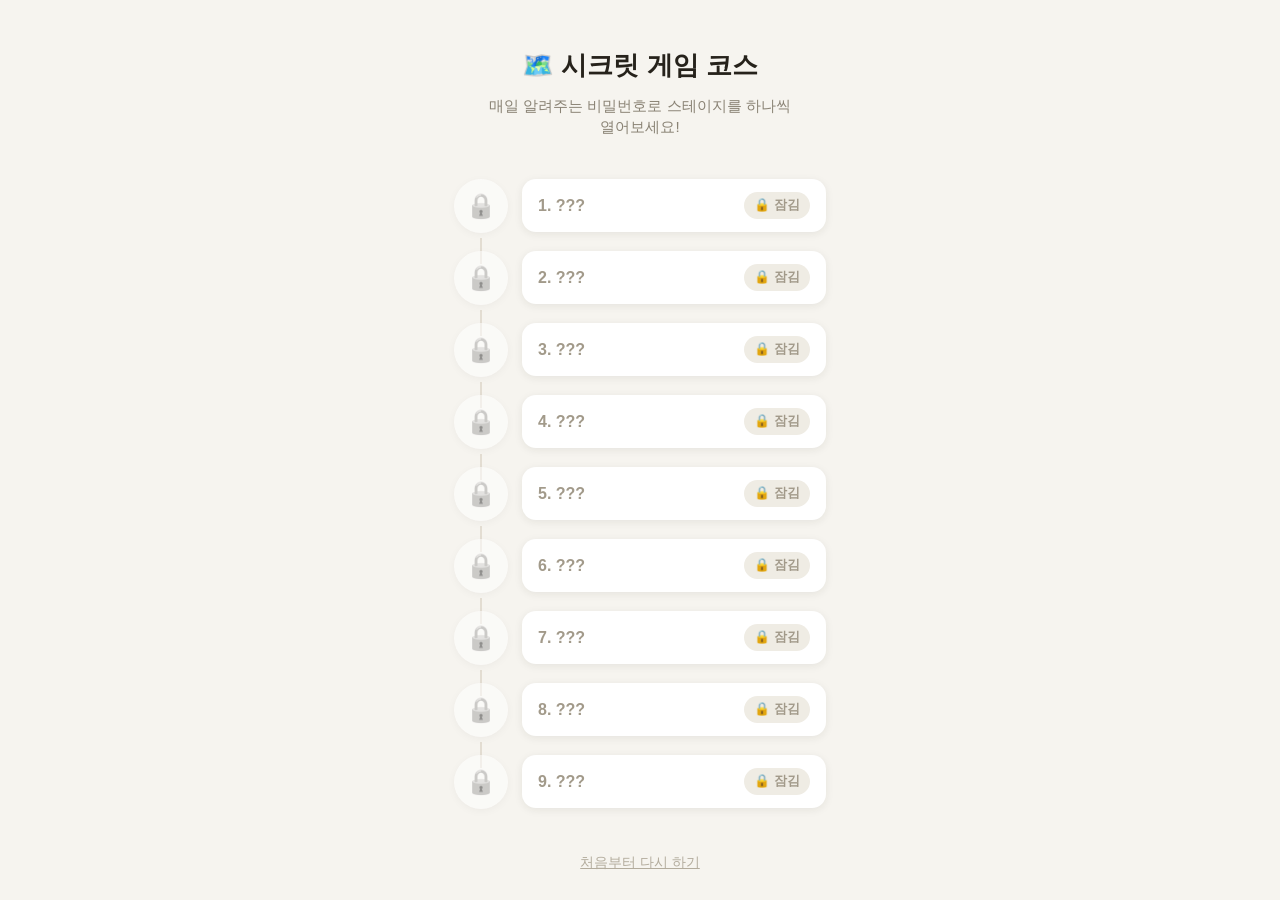
<file: index.html>
<!DOCTYPE html>
<html lang="ko">
<head>
  <meta charset="UTF-8" />
  <meta name="viewport" content="width=device-width, initial-scale=1.0, viewport-fit=cover" />
  <title>시크릿 게임 코스</title>
  <!-- 카톡 링크 미리보기 -->
  <meta property="og:title" content="시크릿 게임 코스" />
  <meta property="og:description" content="매일 하나씩, 비밀번호로 스테이지를 열어보세요!" />
  <link rel="stylesheet" href="assets/common.css" />
  <style>
    .container { justify-content: flex-start; padding-top: 48px; }

    .subtitle {
      text-align: center;
      color: #8a8375;
      font-size: 0.95rem;
      margin: -28px 0 32px;
      word-break: keep-all;
    }

    /* 전체 클리어 배너 */
    #all-clear {
      display: none;
      background: #e8632c;
      color: #fff;
      border-radius: 16px;
      padding: 16px 20px;
      text-align: center;
      font-weight: 700;
      font-size: 1.05rem;
      margin-bottom: 28px;
      box-shadow: 0 6px 18px rgba(232, 99, 44, 0.3);
      word-break: keep-all;
    }
    #all-clear.show { display: block; animation: pop 0.45s ease; }

    /* 스테이지 타임라인 */
    .stage-list { list-style: none; display: flex; flex-direction: column; }

    .stage-item {
      display: flex;
      align-items: center;
      gap: 14px;
      padding: 9px 0;
      position: relative;
    }
    .stage-item:not(:last-child)::after {
      content: "";
      position: absolute;
      left: 26px;
      top: calc(50% + 32px);
      height: calc(100% - 46px);
      width: 2px;
      background: #e3ddd2;
    }

    .stage-node {
      width: 54px;
      height: 54px;
      border-radius: 50%;
      background: #fff;
      display: flex;
      align-items: center;
      justify-content: center;
      font-size: 1.5rem;
      box-shadow: 0 2px 8px rgba(38, 34, 27, 0.08);
      flex-shrink: 0;
      z-index: 1;
    }

    .stage-card {
      flex: 1;
      background: #fff;
      border: none;
      border-radius: 14px;
      padding: 13px 16px;
      box-shadow: 0 2px 8px rgba(38, 34, 27, 0.08);
      display: flex;
      justify-content: space-between;
      align-items: center;
      gap: 8px;
      cursor: pointer;
      font-family: inherit;
      font-size: 1rem;
      color: inherit;
      text-align: left;
      transition: transform 0.1s ease;
      -webkit-tap-highlight-color: transparent;
    }
    .stage-card:active { transform: scale(0.97); }

    .stage-name { font-weight: 600; word-break: keep-all; }

    .stage-badge {
      font-size: 0.8rem;
      font-weight: 600;
      padding: 5px 10px;
      border-radius: 999px;
      flex-shrink: 0;
      white-space: nowrap;
    }

    .stage-item.locked .stage-node { filter: grayscale(1); opacity: 0.55; }
    .stage-item.locked .stage-name { color: #a29a8a; }
    .stage-item.locked .stage-badge { background: #efece4; color: #a29a8a; }

    .stage-item.open .stage-badge { background: #fdeadf; color: #e8632c; }

    .stage-item.cleared .stage-badge { background: #e4f2e9; color: #3c8659; }
    .stage-item.cleared .stage-card { box-shadow: inset 0 0 0 2px #bfe0cc, 0 2px 8px rgba(38, 34, 27, 0.06); }

    .reset-link {
      margin-top: 36px;
      text-align: center;
      font-size: 0.85rem;
      color: #b3ac9d;
      text-decoration: underline;
      cursor: pointer;
      background: none;
      border: none;
      font-family: inherit;
    }

    /* 비밀번호 모달 */
    #modal-overlay {
      position: fixed;
      inset: 0;
      background: rgba(38, 34, 27, 0.5);
      display: none;
      align-items: center;
      justify-content: center;
      padding: 24px;
      z-index: 800;
    }
    #modal-overlay.show { display: flex; }

    .modal {
      width: 100%;
      max-width: 340px;
      background: #fff;
      border-radius: 20px;
      padding: 28px 24px 24px;
      text-align: center;
      box-shadow: 0 12px 40px rgba(38, 34, 27, 0.25);
    }
    .modal.shake { animation: shake 0.4s ease; }

    @keyframes shake {
      0%, 100% { transform: translateX(0); }
      20% { transform: translateX(-10px); }
      40% { transform: translateX(10px); }
      60% { transform: translateX(-7px); }
      80% { transform: translateX(7px); }
    }

    .modal .modal-emoji { font-size: 2.4rem; margin-bottom: 8px; }
    .modal h2 { font-size: 1.15rem; margin-bottom: 4px; word-break: keep-all; }
    .modal p { font-size: 0.9rem; color: #8a8375; margin-bottom: 18px; word-break: keep-all; }

    .modal input {
      width: 100%;
      height: 52px;
      border: 2px solid #e3ddd2;
      border-radius: 12px;
      font-size: 1.2rem;
      font-family: inherit;
      text-align: center;
      outline: none;
      margin-bottom: 14px;
    }
    .modal input:focus { border-color: #e8632c; }

    .modal-buttons { display: flex; gap: 10px; }
    .modal-buttons .btn { flex: 1; min-height: 50px; font-size: 1rem; }
  </style>
</head>
<body>
  <div class="container">
    <h1 id="title"></h1>
    <p class="subtitle" id="subtitle"></p>
    <div id="all-clear"></div>
    <ol class="stage-list" id="stage-list"></ol>
    <button class="reset-link" id="reset-btn">처음부터 다시 하기</button>
  </div>

  <div id="modal-overlay">
    <div class="modal" id="modal">
      <div class="modal-emoji" id="modal-emoji">🔒</div>
      <h2 id="modal-title"></h2>
      <p id="modal-desc"></p>
      <input type="text" id="pw-input" autocomplete="off" autocapitalize="off" placeholder="비밀번호" />
      <div class="modal-buttons">
        <button class="btn" id="modal-cancel">취소</button>
        <button class="btn primary" id="modal-ok">확인</button>
      </div>
    </div>
  </div>

  <script src="assets/config.js"></script>
  <script src="assets/common.js"></script>
  <script>
    // ===== 문구 설정: 여기만 수정하면 됩니다 =====
    const TEXT = {
      title:      "🗺️ 시크릿 게임 코스",
      subtitle:   "매일 알려주는 비밀번호로 스테이지를 하나씩 열어보세요!",
      lockedName: "???",                       // 잠긴 스테이지 이름 표시
      badgeLocked:  "🔒 잠김",
      badgeOpen:    "플레이 →",
      badgeCleared: "클리어 ✔️",
      modalTitle:   "비밀 스테이지",
      modalDesc:    "비밀번호를 입력하면 게임이 열려요",
      wrongPw:      "비밀번호가 틀렸어요! 🙅",
      unlocked:     "잠금 해제! 게임으로 이동합니다 🎉",
      allClear:     "🎊 모든 스테이지 클리어! 축하합니다 🎊",
      resetConfirm: "정말 모든 진행 상황을 초기화할까요?",
    };
    // ============================================

    document.getElementById("title").textContent = TEXT.title;
    document.getElementById("subtitle").textContent = TEXT.subtitle;

    const listEl = document.getElementById("stage-list");
    const overlay = document.getElementById("modal-overlay");
    const modal = document.getElementById("modal");
    const pwInput = document.getElementById("pw-input");
    let modalStage = null;
    let checking = false;

    function renderList() {
      listEl.innerHTML = "";
      for (const s of STAGES) {
        const unlocked = Progress.isUnlocked(s.n);
        const cleared = Progress.isCleared(s.n);
        const state = cleared ? "cleared" : unlocked ? "open" : "locked";

        const li = document.createElement("li");
        li.className = "stage-item " + state;

        const node = document.createElement("div");
        node.className = "stage-node";
        node.textContent = unlocked ? s.emoji : "🔒";

        const card = document.createElement("button");
        card.className = "stage-card";
        card.innerHTML =
          '<span class="stage-name">' + s.n + ". " + (unlocked ? s.name : TEXT.lockedName) + "</span>" +
          '<span class="stage-badge">' +
          (cleared ? TEXT.badgeCleared : unlocked ? TEXT.badgeOpen : TEXT.badgeLocked) +
          "</span>";
        card.addEventListener("click", () => {
          if (unlocked) {
            location.href = "stage" + s.n + "/";
          } else {
            openModal(s);
          }
        });

        li.appendChild(node);
        li.appendChild(card);
        listEl.appendChild(li);
      }

      const allCleared = STAGES.every(s => Progress.isCleared(s.n));
      const banner = document.getElementById("all-clear");
      if (allCleared) {
        banner.textContent = TEXT.allClear;
        if (!banner.classList.contains("show")) {
          banner.classList.add("show");
          grandFinale();
        }
      }
    }

    function openModal(stage) {
      modalStage = stage;
      document.getElementById("modal-title").textContent = TEXT.modalTitle + " " + stage.n;
      document.getElementById("modal-desc").textContent = TEXT.modalDesc;
      pwInput.value = "";
      overlay.classList.add("show");
      setTimeout(() => pwInput.focus(), 100);
    }

    function closeModal() {
      overlay.classList.remove("show");
      modalStage = null;
    }

    async function tryUnlock() {
      if (!modalStage || checking) return;
      const value = pwInput.value.trim();
      if (!value) return;
      checking = true;
      const hash = await sha256(value);
      checking = false;
      if (hash === modalStage.passwordHash) {
        const n = modalStage.n;
        Progress.unlock(n);
        closeModal();
        showToast(TEXT.unlocked);
        setTimeout(() => { location.href = "stage" + n + "/"; }, 800);
      } else {
        modal.classList.remove("shake");
        void modal.offsetWidth;
        modal.classList.add("shake");
        showToast(TEXT.wrongPw);
        pwInput.value = "";
        pwInput.focus();
      }
    }

    document.getElementById("modal-ok").addEventListener("click", tryUnlock);
    pwInput.addEventListener("keydown", e => { if (e.key === "Enter") tryUnlock(); });
    document.getElementById("modal-cancel").addEventListener("click", closeModal);
    overlay.addEventListener("click", e => { if (e.target === overlay) closeModal(); });

    document.getElementById("reset-btn").addEventListener("click", () => {
      if (confirm(TEXT.resetConfirm)) {
        Progress.reset();
        renderList();
        showToast("초기화되었습니다");
      }
    });

    renderList();

    // 게임에서 "맵으로 돌아가기"로 돌아왔을 때 캐시된 화면이 그대로 복원되는 경우가 있어
    // 페이지가 다시 보일 때마다 잠금/클리어 상태를 새로 그린다
    window.addEventListener("pageshow", e => { if (e.persisted) renderList(); });
    document.addEventListener("visibilitychange", () => {
      if (document.visibilityState === "visible") renderList();
    });
  </script>
</body>
</html>
</file>
<file: assets/common.css>
* { margin: 0; padding: 0; box-sizing: border-box; }

html, body { height: 100%; }

body {
  font-family: -apple-system, BlinkMacSystemFont, "Apple SD Gothic Neo", "Pretendard", "Noto Sans KR", sans-serif;
  background: #f6f4ef;
  color: #26221b;
  display: flex;
  justify-content: center;
}

.container {
  width: 100%;
  max-width: 420px;
  min-height: 100%;
  display: flex;
  flex-direction: column;
  justify-content: center;
  padding: 32px 24px 48px;
}

h1 {
  font-size: 1.6rem;
  line-height: 1.4;
  text-align: center;
  margin-bottom: 40px;
  word-break: keep-all;
}

.btn {
  min-height: 60px;
  padding: 0 20px;
  border: none;
  border-radius: 16px;
  background: #ffffff;
  color: #26221b;
  font-size: 1.15rem;
  font-weight: 600;
  font-family: inherit;
  box-shadow: 0 2px 8px rgba(38, 34, 27, 0.08);
  cursor: pointer;
  transition: transform 0.1s ease, background 0.2s ease, color 0.2s ease;
  -webkit-tap-highlight-color: transparent;
}

.btn:active { transform: scale(0.97); }

.btn.primary { background: #e8632c; color: #ffffff; }

@keyframes pop {
  0%   { transform: scale(1); }
  40%  { transform: scale(1.08); }
  100% { transform: scale(1); }
}
.pop { animation: pop 0.45s ease; }

/* 토스트 (common.js가 생성) */
#toast {
  position: fixed;
  left: 50%;
  bottom: 48px;
  transform: translate(-50%, 20px);
  max-width: calc(100% - 48px);
  background: rgba(38, 34, 27, 0.92);
  color: #fff;
  font-size: 0.95rem;
  line-height: 1.5;
  padding: 13px 22px;
  border-radius: 999px;
  opacity: 0;
  pointer-events: none;
  transition: opacity 0.25s ease, transform 0.25s ease;
  text-align: center;
  word-break: keep-all;
  z-index: 1000;
}
#toast.show { opacity: 1; transform: translate(-50%, 0); }

/* 축하 문구: 제목 위 전용 공간 */
#congrats {
  height: 3rem;
  display: flex;
  align-items: center;
  justify-content: center;
  font-size: 2rem;
  font-weight: 800;
  color: #e8632c;
  opacity: 0;
  transform: scale(0.6);
  transition: opacity 0.3s ease, transform 0.3s cubic-bezier(0.2, 1.4, 0.4, 1);
  text-shadow: 0 2px 12px rgba(232, 99, 44, 0.25);
  margin-bottom: 12px;
}
#congrats.show { opacity: 1; transform: scale(1); }

/* 폭죽 캔버스 (common.js가 생성) */
#confetti {
  position: fixed;
  inset: 0;
  width: 100%;
  height: 100%;
  pointer-events: none;
  z-index: 900;
}

/* 클리어 후 하단 바 (common.js가 생성) */
#complete-bar {
  position: fixed;
  left: 50%;
  bottom: 24px;
  transform: translate(-50%, 100px);
  width: calc(100% - 48px);
  max-width: 372px;
  z-index: 950;
  transition: transform 0.45s cubic-bezier(0.2, 1.2, 0.4, 1);
}
#complete-bar.show { transform: translate(-50%, 0); }
#complete-bar a {
  display: flex;
  align-items: center;
  justify-content: center;
  height: 56px;
  border-radius: 16px;
  background: #26221b;
  color: #fff;
  font-size: 1.05rem;
  font-weight: 600;
  text-decoration: none;
  box-shadow: 0 6px 18px rgba(38, 34, 27, 0.25);
}
</file>
